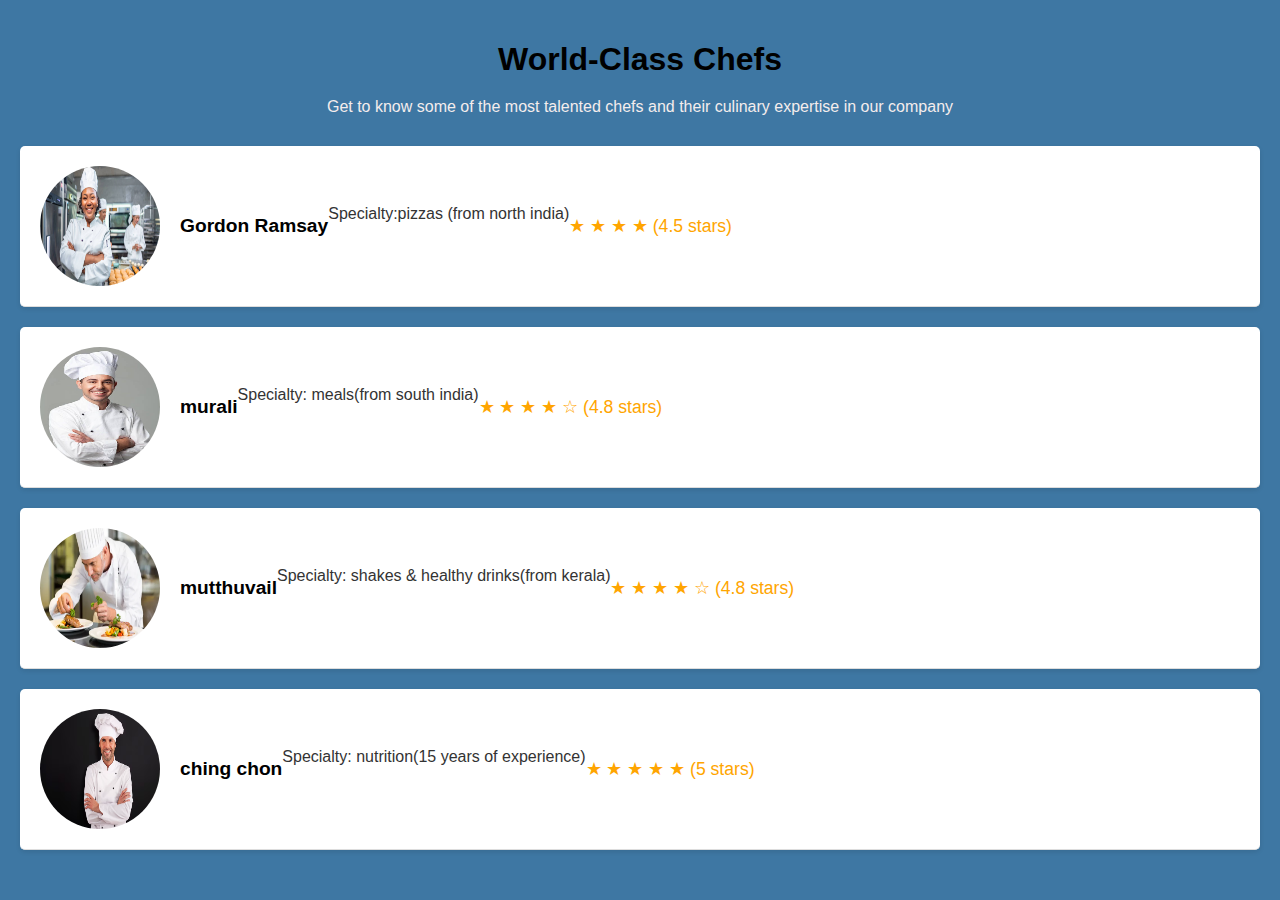
<file: Gayu/chefs.html>
<!DOCTYPE html>
<html lang="en">
<head>
  <meta charset="UTF-8">
  <meta name="viewport" content="width=device-width, initial-scale=1.0">
  <title>World-Class Chefs</title>
  <style>
    body {
      font-family: Arial, sans-serif;
      margin: 0;
      padding: 20px;
      background-color: #3e77a3;
    }

    h1 {
      text-align: center;
      font-size: 2em;
      margin-bottom: 20px;
    }

    p {
      text-align: center;
      color: #f4eded;
      margin-bottom: 30px;
    }

    .chef {
      display: flex;
      align-items: center;
      padding: 20px;
      border-bottom: 1px solid #ddd;
      margin-bottom: 20px;
      background-color: #fff;
      border-radius: 5px;
      box-shadow: 0 2px 5px rgba(0, 0, 0, 0.1);
    }

    .chef img {
      width: 120px;
      height: 120px;
      border-radius: 50%;
      margin-right: 20px;
    }

    .chef h3 {
      margin: 0;
      font-size: 1.2em;
    }

    .chef p {
      margin-top: 5px;
      color: #333;
    }

    .chef .rating {
      color: orange;
      font-size: 1.1em;
    }

    .chef .rating span {
      margin-right: 5px;
    }
  </style>
</head>
<body>
  <h1>World-Class Chefs</h1>
  <p>Get to know some of the most talented chefs and their culinary expertise in our company</p>

  <div class="chef">
    <img src="chef2.jpg" alt="Chef Name">
    <h3>Gordon Ramsay</h3><br><br>
    <p>Specialty:pizzas (from north india)</p>
    <span class="rating">&#9733; &#9733; &#9733; &#9733; (4.5 stars)</span>
  </div>

  <div class="chef">
    <img src="chef3.jpg" alt="Chef Name">
    <h3>murali</h3>
    <p>Specialty: meals(from south india)</p>
    <span class="rating">&#9733; &#9733; &#9733; &#9733; &#9734; (4.8 stars)</span>
  </div>

  <div class="chef">
    <img src="chef4.jpg" alt="Chef Name">
    <h3>mutthuvail</h3>
    <p>Specialty: shakes & healthy drinks(from kerala)</p>
    <span class="rating">&#9733; &#9733; &#9733; &#9733; &#9734; (4.8 stars)</span>
  </div>

  <div class="chef">
    <img src="chef1.avif" alt="Chef Name">
    <h3>ching chon</h3>
    <p>Specialty: nutrition(15 years of experience) </p>
    <span class="rating">&#9733; &#9733; &#9733; &#9733; &#9733; (5 stars)</span>
  </div>

</body>
</html>
</file>
